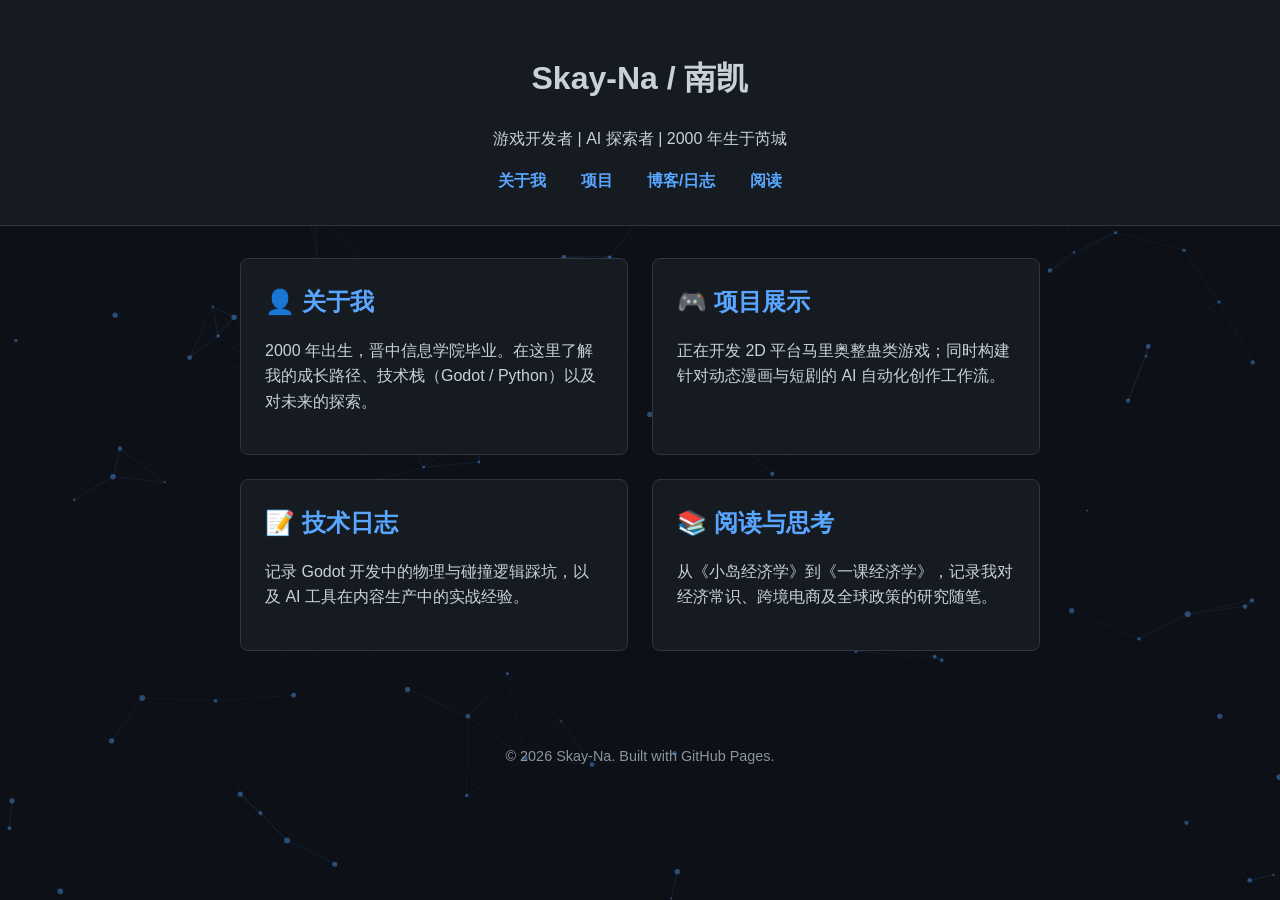
<file: index.html>
<!DOCTYPE html>
<html lang="zh-CN">

<head>
    <meta charset="UTF-8">
    <meta name="viewport" content="width=device-width, initial-scale=1.0">
    <title>Skay-Na 的个人主页</title>
    <link rel="stylesheet" href="css/style.css">
</head>

<body>

    <canvas id="bg-canvas"></canvas>

    <header>
        <h1>Skay-Na / 南凯</h1>
        <p>游戏开发者 | AI 探索者 | 2000 年生于芮城</p>
        <nav>
            <a href="about.html">关于我</a>
            <a href="projects.html">项目</a>
            <a href="blog.html">博客/日志</a>
            <a href="reading.html">阅读</a>
        </nav>
    </header>

    <div class="container">
        <div class="grid">
            <a href="about.html" class="module-card">
                <h2>👤 关于我</h2>
                <p>2000 年出生，晋中信息学院毕业。在这里了解我的成长路径、技术栈（Godot / Python）以及对未来的探索。</p>
            </a>

            <a href="projects.html" class="module-card">
                <h2>🎮 项目展示</h2>
                <p>正在开发 2D 平台马里奥整蛊类游戏；同时构建针对动态漫画与短剧的 AI 自动化创作工作流。</p>
            </a>

            <a href="blog.html" class="module-card">
                <h2>📝 技术日志</h2>
                <p>记录 Godot 开发中的物理与碰撞逻辑踩坑，以及 AI 工具在内容生产中的实战经验。</p>
            </a>

            <a href="reading.html" class="module-card">
                <h2>📚 阅读与思考</h2>
                <p>从《小岛经济学》到《一课经济学》，记录我对经济常识、跨境电商及全球政策的研究随笔。</p>
            </a>
        </div>
    </div>

    <footer>
        <p>© 2026 Skay-Na. Built with GitHub Pages.</p>
    </footer>

    <script src="js/background.js"></script>
</body>
</html>
</file>
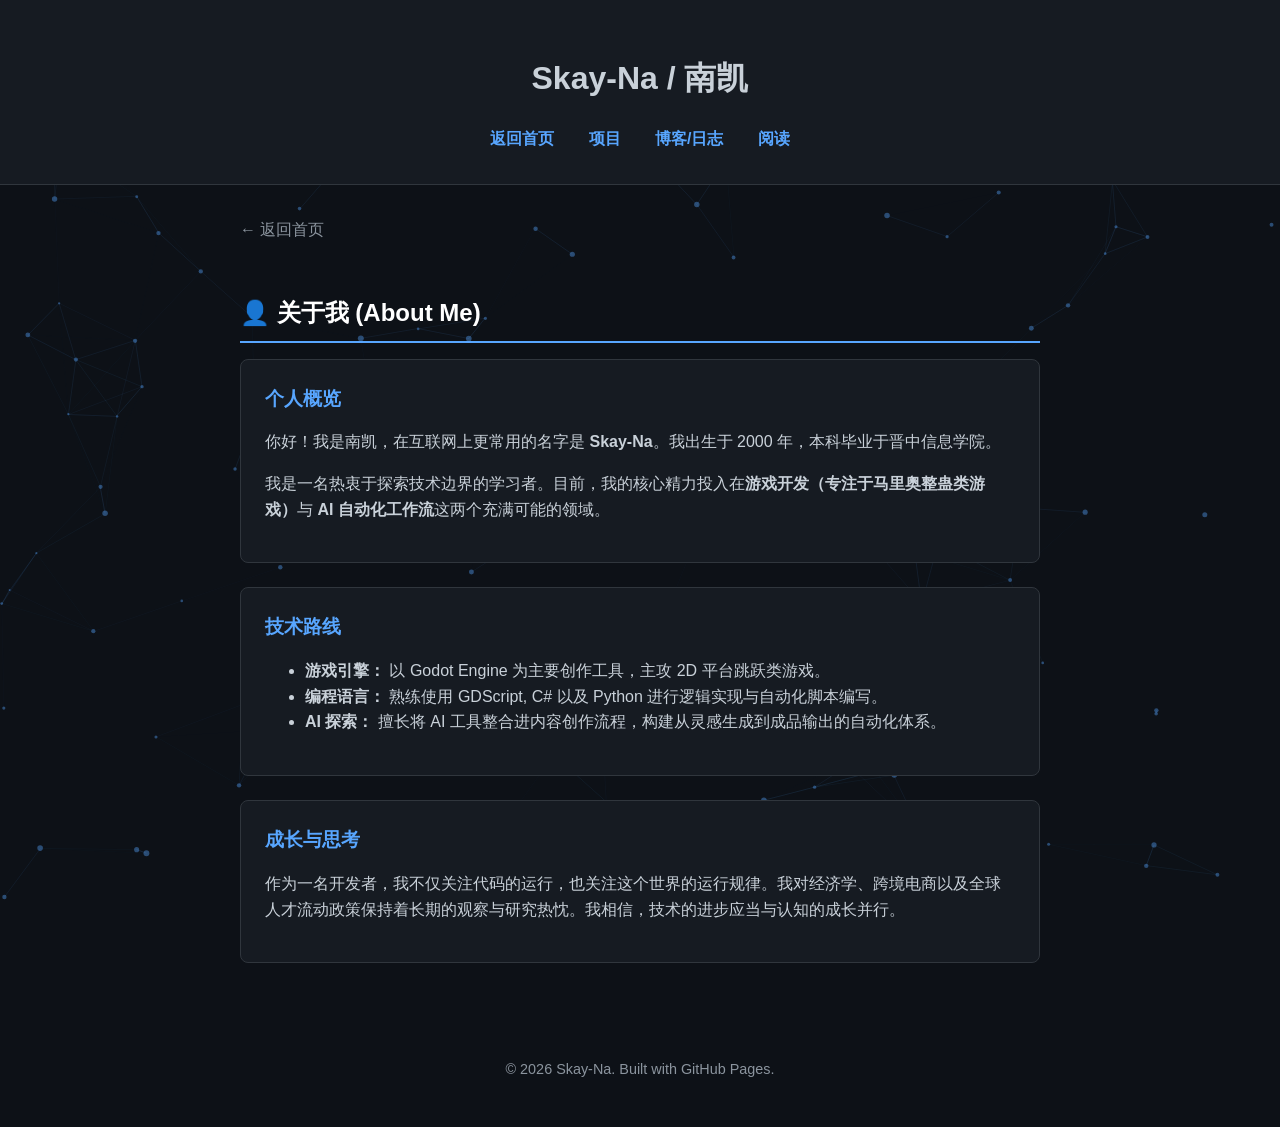
<file: about.html>
<!DOCTYPE html>
<html lang="zh-CN">

<head>
    <meta charset="UTF-8">
    <meta name="viewport" content="width=device-width, initial-scale=1.0">
    <title>关于我 - Skay-Na</title>
    <link rel="stylesheet" href="css/style.css">
</head>

<body>
    <canvas id="bg-canvas"></canvas>

    <header>
        <h1>Skay-Na / 南凯</h1>
        <nav>
            <a href="index.html">返回首页</a>
            <a href="projects.html">项目</a>
            <a href="blog.html">博客/日志</a>
            <a href="reading.html">阅读</a>
        </nav>
    </header>

    <div class="container">
        <a href="index.html" class="back-link">← 返回首页</a>
        <h2>👤 关于我 (About Me)</h2>
        <div class="card">
            <h3>个人概览</h3>
            <p>你好！我是南凯，在互联网上更常用的名字是 <strong>Skay-Na</strong>。我出生于 2000 年，本科毕业于晋中信息学院。</p>
            <p>我是一名热衷于探索技术边界的学习者。目前，我的核心精力投入在<strong>游戏开发（专注于马里奥整蛊类游戏）</strong>与 <strong>AI 自动化工作流</strong>这两个充满可能的领域。</p>
        </div>

        <div class="card">
            <h3>技术路线</h3>
            <ul>
                <li><strong>游戏引擎：</strong> 以 Godot Engine 为主要创作工具，主攻 2D 平台跳跃类游戏。</li>
                <li><strong>编程语言：</strong> 熟练使用 GDScript, C# 以及 Python 进行逻辑实现与自动化脚本编写。</li>
                <li><strong>AI 探索：</strong> 擅长将 AI 工具整合进内容创作流程，构建从灵感生成到成品输出的自动化体系。</li>
            </ul>
        </div>

        <div class="card">
            <h3>成长与思考</h3>
            <p>作为一名开发者，我不仅关注代码的运行，也关注这个世界的运行规律。我对经济学、跨境电商以及全球人才流动政策保持着长期的观察与研究热忱。我相信，技术的进步应当与认知的成长并行。</p>
        </div>
    </div>

    <footer>
        <p>© 2026 Skay-Na. Built with GitHub Pages.</p>
    </footer>

    <script src="js/background.js"></script>
</body>
</html>
</file>
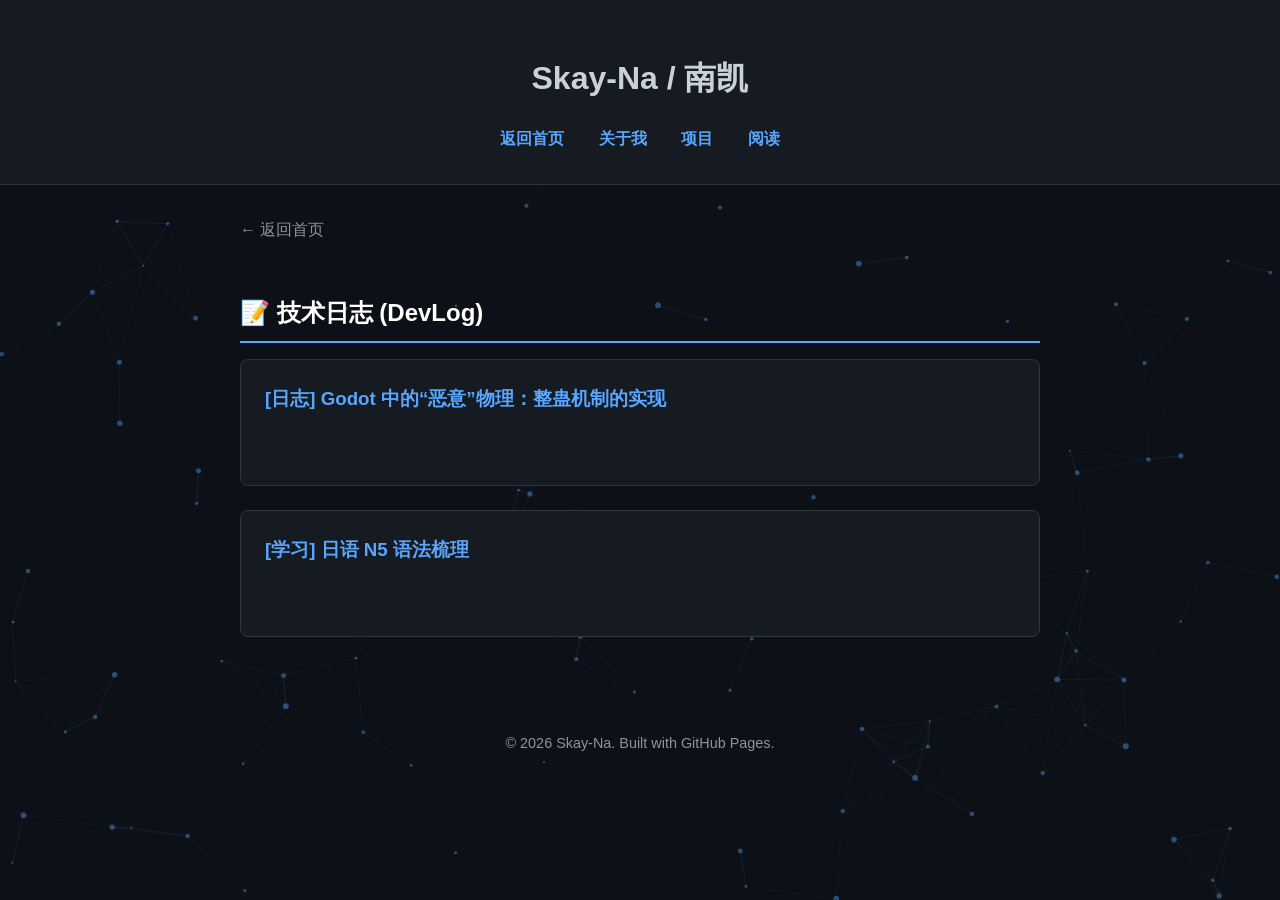
<file: blog.html>
<!DOCTYPE html>
<html lang="zh-CN">

<head>
    <meta charset="UTF-8">
    <meta name="viewport" content="width=device-width, initial-scale=1.0">
    <title>技术日志 - Skay-Na</title>
    <link rel="stylesheet" href="css/style.css">
</head>

<body>
    <canvas id="bg-canvas"></canvas>

    <header>
        <h1>Skay-Na / 南凯</h1>
        <nav>
            <a href="index.html">返回首页</a>
            <a href="about.html">关于我</a>
            <a href="projects.html">项目</a>
            <a href="reading.html">阅读</a>
        </nav>
    </header>

    <div class="container">
        <a href="index.html" class="back-link">← 返回首页</a>
        
        <h2>📝 技术日志 (DevLog)</h2>
        
        <div class="card">
            <h3>[日志] Godot 中的“恶意”物理：整蛊机制的实现</h3>
            <div class="card-details">
                <div class="card-details-inner">
                    <p>在整蛊游戏中，物理系统往往需要违背常理。记录了如何利用 Godot 的物理层级与动态脚本，实现诸如“触碰即加速坠落的云朵”或“伪装成硬币的地雷”等出其不意的陷阱逻辑。</p>
                    <small>发布于 2026-03-23</small>
                </div>
            </div>
        </div>

        <div class="card">
            <h3>[学习] 日语 N5 语法梳理</h3>
            <div class="card-details">
                <div class="card-details-inner">
                    <p>今天使用 Anki 记忆了 50 个新单词，重点复习了动词的活用变形规律，为冲击 N3 打牢基础。</p>
                    <small>发布于 2026-03-21</small>
                </div>
            </div>
        </div>
    </div>

    <footer>
        <p>© 2026 Skay-Na. Built with GitHub Pages.</p>
    </footer>

    <script src="js/background.js"></script>
</body>
</html>
</file>
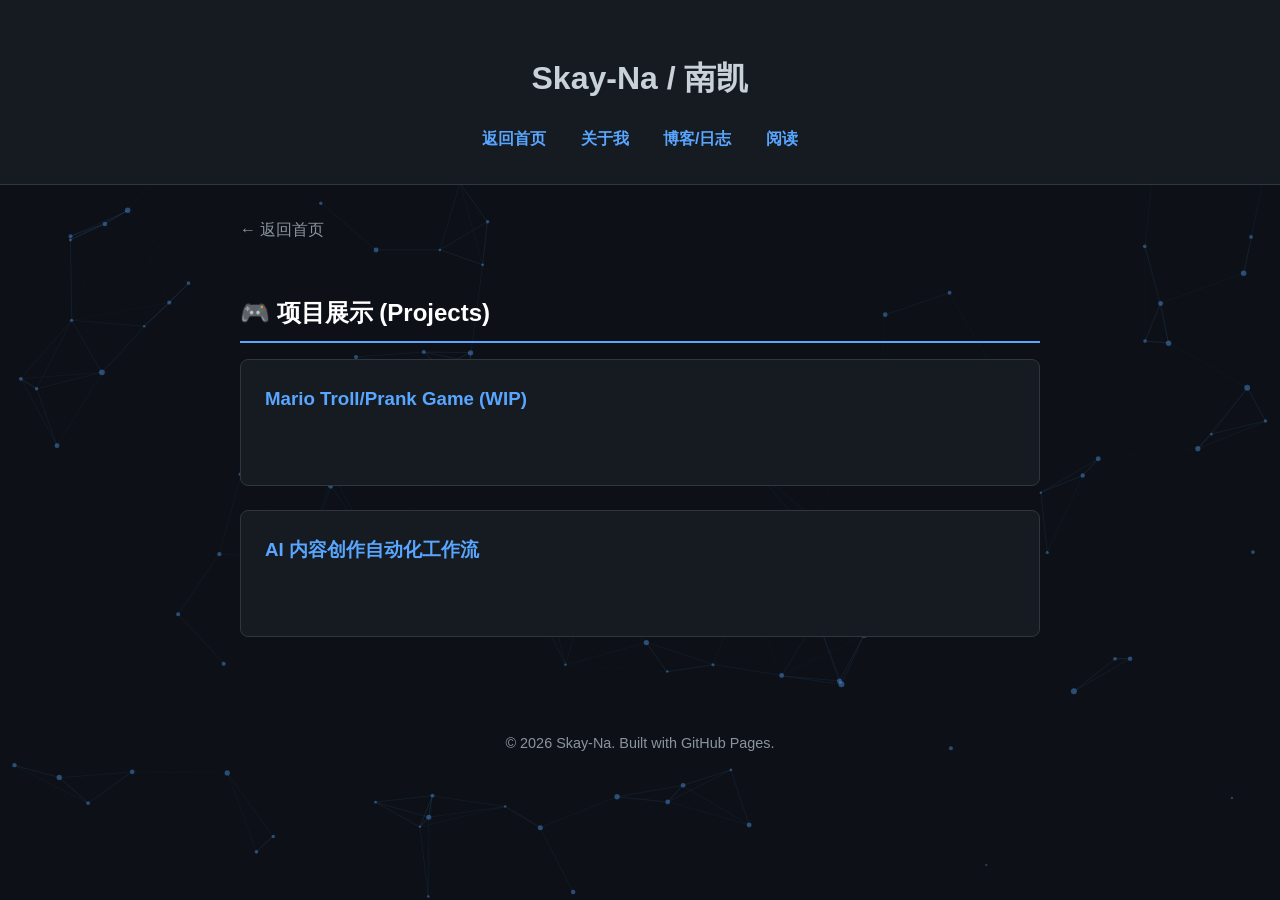
<file: projects.html>
<!DOCTYPE html>
<html lang="zh-CN">

<head>
    <meta charset="UTF-8">
    <meta name="viewport" content="width=device-width, initial-scale=1.0">
    <title>项目展示 - Skay-Na</title>
    <link rel="stylesheet" href="css/style.css">
</head>

<body>
    <canvas id="bg-canvas"></canvas>

    <header>
        <h1>Skay-Na / 南凯</h1>
        <nav>
            <a href="index.html">返回首页</a>
            <a href="about.html">关于我</a>
            <a href="blog.html">博客/日志</a>
            <a href="reading.html">阅读</a>
        </nav>
    </header>

    <div class="container">
        <a href="index.html" class="back-link">← 返回首页</a>
        <h2>🎮 项目展示 (Projects)</h2>
        
        <div class="card">
            <h3>Mario Troll/Prank Game (WIP)</h3>
            <div class="card-details">
                <div class="card-details-inner">
                    <p><strong>技术栈：</strong> Godot Engine | GDScript</p>
                    <p>一款基于 Godot 开发的<strong>马里奥整蛊类（Troll Game）</strong>游戏。不同于传统的平台跳跃，本作的核心乐趣在于出其不意的“陷阱”设计——比如会掉头飞回来的蘑菇、隐形的方块、以及各种违背常理的物理特性。目前正致力于打磨这些“恶意”机制的意外感与其带来的独特挫败感循环。</p>
                </div>
            </div>
        </div>

        <div class="card">
            <h3>AI 内容创作自动化工作流</h3>
            <div class="card-details">
                <div class="card-details-inner">
                    <p><strong>技术栈：</strong> Python | GPT-4 | Stable Diffusion</p>
                    <p>开发了一套端到端的自动化流程，用于辅助生成<strong>动态漫画</strong>与<strong>短剧</strong>内容。通过 AI 实现脚本拆解、画面生成、角色一致性维护以及后期的自动剪辑排版，极大提升了内容产出效率。</p>
                </div>
            </div>
        </div>
    </div>

    <footer>
        <p>© 2026 Skay-Na. Built with GitHub Pages.</p>
    </footer>

    <script src="js/background.js"></script>
</body>
</html>
</file>
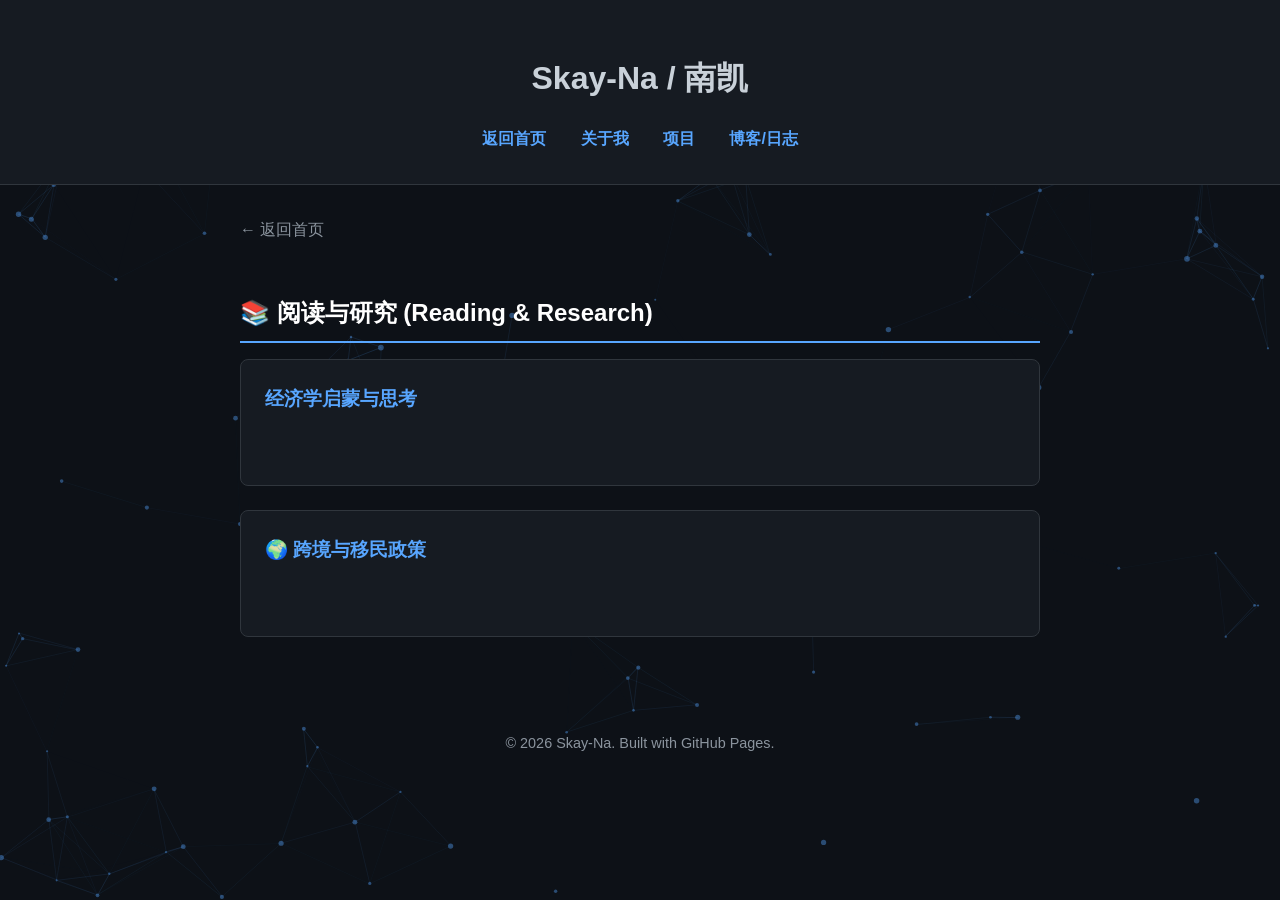
<file: reading.html>
<!DOCTYPE html>
<html lang="zh-CN">

<head>
    <meta charset="UTF-8">
    <meta name="viewport" content="width=device-width, initial-scale=1.0">
    <title>阅读清单 - Skay-Na</title>
    <link rel="stylesheet" href="css/style.css">
</head>

<body>
    <canvas id="bg-canvas"></canvas>

    <header>
        <h1>Skay-Na / 南凯</h1>
        <nav>
            <a href="index.html">返回首页</a>
            <a href="about.html">关于我</a>
            <a href="projects.html">项目</a>
            <a href="blog.html">博客/日志</a>
        </nav>
    </header>

    <div class="container">
        <a href="index.html" class="back-link">← 返回首页</a>
        <h2>📚 阅读与研究 (Reading & Research)</h2>
        
        <div class="card">
            <h3>经济学启蒙与思考</h3>
            <div class="card-details">
                <div class="card-details-inner">
                    <p><strong>阅读清单：</strong></p>
                    <ul>
                        <li>《小岛经济学》 (How an Economy Grows and Why It Crashes)</li>
                        <li>《一课经济学》 (Economics in One Lesson)</li>
                    </ul>
                    <p>通过这些经典著作，我建立起了对资本、储蓄与生产力关系的初步认知。这些常识不仅在理解现实世界中至关重要，也平衡了我作为开发者逻辑化思维之外的宏观视野。</p>
                </div>
            </div>
        </div>

        <div class="card">
            <h3>🌍 跨境与移民政策</h3>
            <div class="card-details">
                <div class="card-details-inner">
                    <p>长期关注<strong>跨境电商</strong>领域的动态，并对<strong>发达国家的移民政策</strong>进行对比研究。这些研究帮助我从更广阔的视角理解全球化背景下的人才与贸易流动。</p>
                </div>
            </div>
        </div>
    </div>

    <footer>
        <p>© 2026 Skay-Na. Built with GitHub Pages.</p>
    </footer>

    <script src="js/background.js"></script>
</body>
</html>
</file>
<file: css/style.css>
:root {
    --bg-color: #0d1117;
    --text-color: #c9d1d9;
    --accent-color: #58a6ff;
    --card-bg: #161b22;
}

body {
    font-family: -apple-system, BlinkMacSystemFont, "Segoe UI", Helvetica, Arial, sans-serif;
    background-color: var(--bg-color);
    color: var(--text-color);
    line-height: 1.6;
    margin: 0;
    padding: 0;
}

header {
    background-color: var(--card-bg);
    padding: 2rem 1rem;
    text-align: center;
    border-bottom: 1px solid #30363d;
}

nav {
    margin-top: 1rem;
}

nav a {
    color: var(--accent-color);
    text-decoration: none;
    margin: 0 15px;
    font-weight: bold;
}

.container {
    max-width: 800px;
    margin: 2rem auto;
    padding: 0 1rem;
}

h2 {
    border-bottom: 2px solid var(--accent-color);
    padding-bottom: 0.5rem;
    color: #ffffff;
    margin-bottom: 1rem;
}

footer {
    text-align: center;
    padding: 2rem;
    font-size: 0.9rem;
    color: #8b949e;
    margin-top: 3rem;
}

#bg-canvas {
    position: fixed;
    top: 0;
    left: 0;
    width: 100%;
    height: 100%;
    z-index: -1;
    pointer-events: none;
}

/* Home Page specific */
.grid {
    display: grid;
    grid-template-columns: repeat(auto-fit, minmax(280px, 1fr));
    gap: 1.5rem;
    margin-top: 2rem;
}

a.module-card {
    background-color: var(--card-bg);
    padding: 1.5rem;
    border-radius: 8px;
    border: 1px solid #30363d;
    text-decoration: none;
    color: inherit;
    display: block;
    transition: transform 0.2s, border-color 0.2s, box-shadow 0.2s;
}

a.module-card:hover {
    transform: translateY(-5px);
    border-color: var(--accent-color);
    box-shadow: 0 8px 16px rgba(0,0,0,0.4);
}

a.module-card h2 {
    border-bottom: none;
    padding-bottom: 0;
    color: var(--accent-color);
    margin-top: 0;
}

/* Blog/Content Page specific */
.card {
    background-color: var(--card-bg);
    padding: 1.5rem;
    border-radius: 8px;
    border: 1px solid #30363d;
    margin-bottom: 1.5rem;
}

.card h3 {
    margin-top: 0;
    color: var(--accent-color);
    margin-bottom: 0.5rem;
}

.card {
    transition: border-color 0.3s, box-shadow 0.3s, transform 0.4s cubic-bezier(0.16, 1, 0.3, 1);
    cursor: pointer;
    position: relative;
    z-index: 1;
}

.card:hover {
    border-color: var(--accent-color);
    box-shadow: 0 8px 32px rgba(88, 166, 255, 0.15);
    transform: translateY(-4px);
}

.card-details {
    display: grid;
    grid-template-rows: 0fr;
    transition: grid-template-rows 0.45s cubic-bezier(0.16, 1, 0.3, 1), 
                opacity 0.3s ease;
    opacity: 0;
    overflow: hidden;
}

.card:hover .card-details {
    grid-template-rows: 1fr;
    opacity: 1;
}

/* Inner wrapper for grid trick content */
.card-details-inner {
    min-height: 0;
    margin-top: 1.2rem;
    padding-top: 1.2rem;
    border-top: 1px solid rgba(48, 54, 61, 0.8);
}

.back-link {
    display: inline-block;
    margin-bottom: 2rem;
    color: #8b949e;
    text-decoration: none;
}

.back-link:hover {
    color: var(--accent-color);
}
</file>
